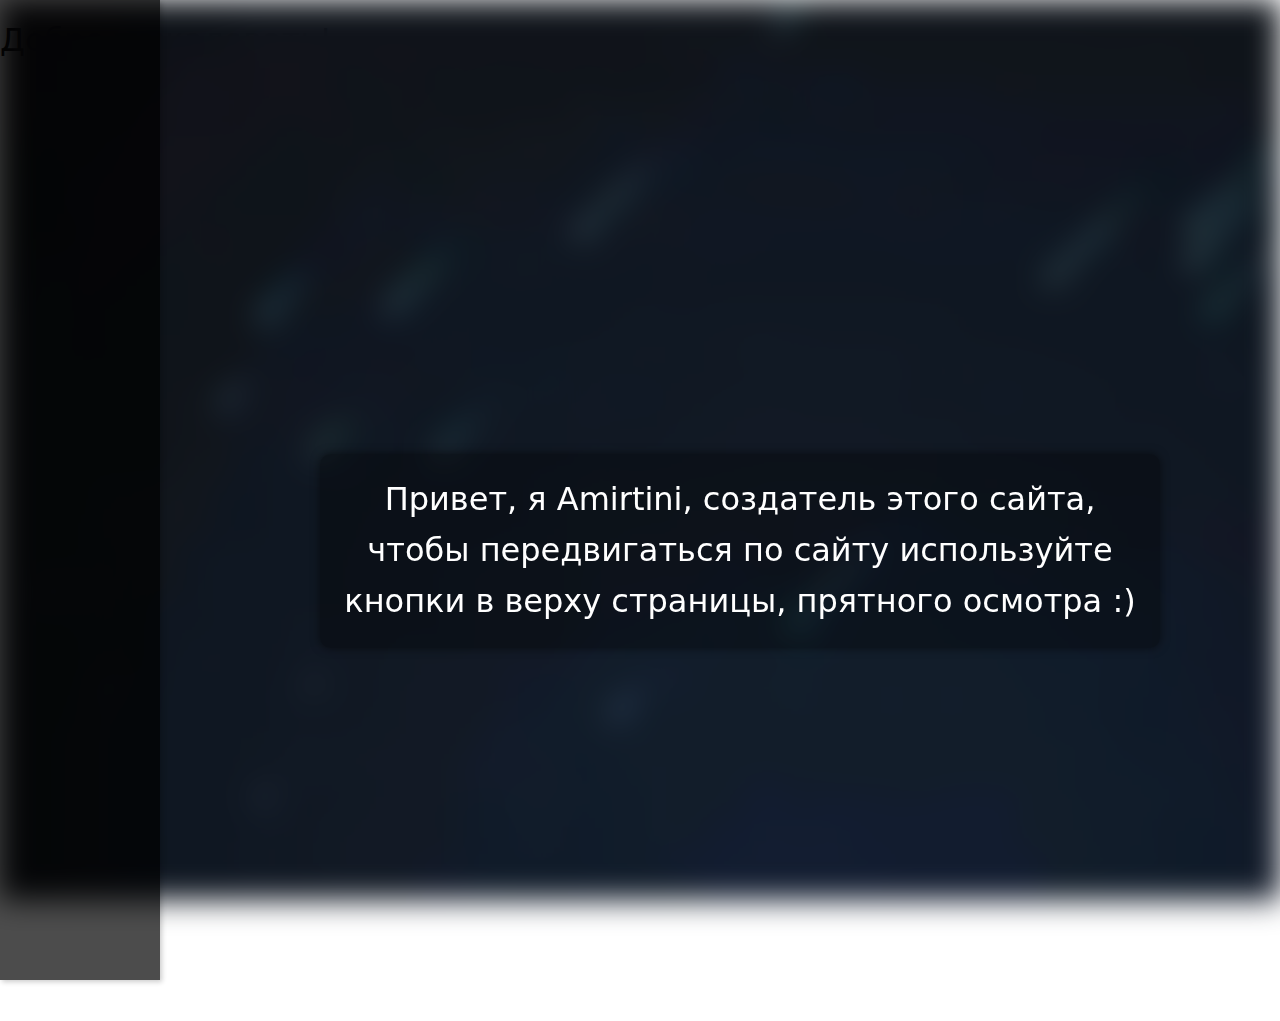
<file: index.html>
<!DOCTYPE html>
<html lang="ru">
<head>
    <meta charset="UTF-8">
    <meta name="viewport" content="width=device-width, initial-scale=1.0">
    <title>TheAmirtini</title>
    <link rel="stylesheet" href="/style.css">
    <link rel="icon" href="/pictures/avatarka.ico" type="image/x-icon">
    <link rel="preconnect" href="https://fonts.googleapis.com">
    <link rel="preconnect" href="https://fonts.gstatic.com" crossorigin>
    <link href="https://fonts.googleapis.com/css2?family=Geologica:wght@100..900&display=swap" rel="stylesheet">
</head>
<body>
    <div class="background"></div>
    
    <div class="sidebar">
        <ul>
            <li>
                <a href="index.html" class="nav-button">
                    <span class="nav-text">Главная</span>
                </a>
            </li>
            <li>
                <a href="about.html" class="nav-button">
                    <span class="nav-text">Обо мне</span>
                </a>
            </li>
            <li>
                <a href="projects.html" class="nav-button">
                    <span class="nav-text">Проекты</span>
                </a>
            </li>
            <li>
                <a href="contact.html" class="nav-button">
                    <span class="nav-text">Контакты</span>
                </a>
            </li>
            <li>
                <a href="social.html" class="nav-button">
                    <span class="nav-text">Соц сети</span>
                </a>
            </li>
            <li>
                <a href="updates.html" class="nav-button">
                    <span class="nav-text">Даты сайта</span>
                </a>
            </li>
        </ul>
    </div>

    <div class="main-content">
        <h1 class="title">Добро пожаловать!</h1>
    </div>

    <div class="content">
        <h1 class="main-text2">Привет, я Amirtini, создатель этого сайта, чтобы передвигаться по сайту используйте кнопки в верху страницы, прятного осмотра :)</h1>
    </div>

    <script src="script.js"></script>
</body>
</html>
</file>
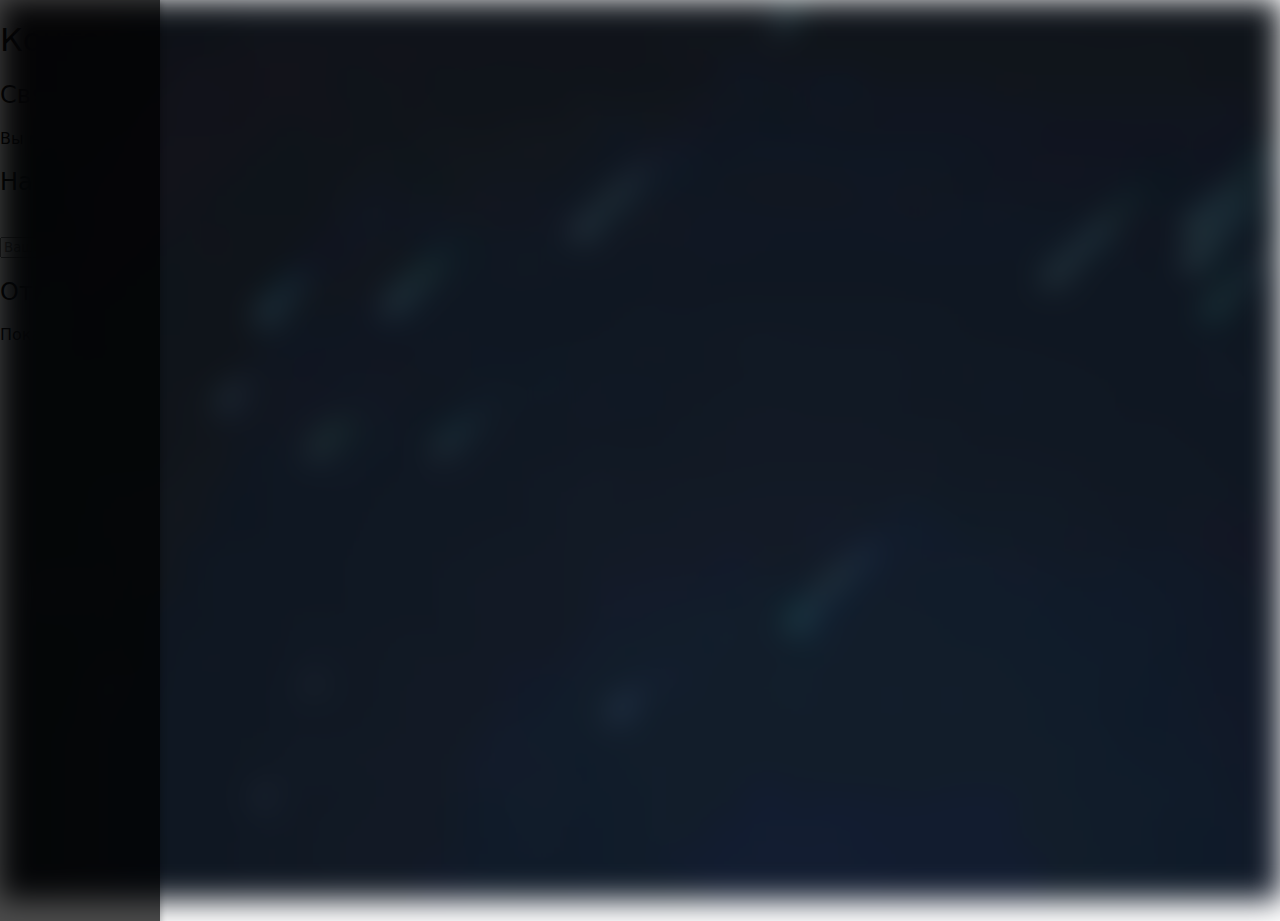
<file: contact.html>
<!DOCTYPE html>
<html lang="ru">
<head>
    <meta charset="UTF-8">
    <meta name="viewport" content="width=device-width, initial-scale=1.0">
    <title>Контакты - TheAmirtini</title>
    <link rel="stylesheet" href="./style.css">
    <link rel="icon" href="./pictures/avatarka.ico" type="image/x-icon">
    <link rel="preconnect" href="https://fonts.googleapis.com">
    <link rel="preconnect" href="https://fonts.gstatic.com" crossorigin>
    <link href="https://fonts.googleapis.com/css2?family=Geologica:wght@100..900&display=swap" rel="stylesheet">
</head>
<body>
    <div class="background"></div>
    
    <div class="sidebar">
        <ul>
            <li>
                <a href="index.html" class="nav-button">
                    <span class="nav-text">Главная</span>
                </a>
            </li>
            <li>
                <a href="about.html" class="nav-button">
                    <span class="nav-text">Обо мне</span>
                </a>
            </li>
            <li>
                <a href="projects.html" class="nav-button">
                    <span class="nav-text">Проекты</span>
                </a>
            </li>
            <li>
                <a href="contact.html" class="nav-button">
                    <span class="nav-text">Контакты</span>
                </a>
            </li>
            <li>
                <a href="social.html" class="nav-button">
                    <span class="nav-text">Соц сети</span>
                </a>
            </li>
        </ul>
    </div>

    <div class="main-content">
        <h1 class="title">Контакты</h1>
    </div>

    <div class="contact-container">
        <div class="contact-info">
            <h2>Свяжитесь со мной</h2>
            <p>Вы можете написать мне сообщение, используя форму ниже. Я постараюсь ответить как можно скорее!</p>
        </div>
        
        <div class="contact-content">
            <div class="feedback-form">
                <h2>Напишите мне</h2>
                <form id="telegramForm">
                    <input type="text" id="name" placeholder="Ваше имя" required>
                    <textarea id="message" placeholder="Ваше сообщение" required></textarea>
                    <button type="submit">Отправить</button>
                </form>
                <div id="formStatus"></div>
            </div>

            <div class="responses-section">
                <h2>Ответы на сообщения</h2>
                <div class="responses-container" id="responsesContainer">
                    <!-- Здесь будут отображаться ответы -->
                    <div class="no-responses">Пока нет ответов на сообщения</div>
                </div>
            </div>
        </div>
    </div>

    <script src="telegram.js"></script>
</body>
</html>
</file>
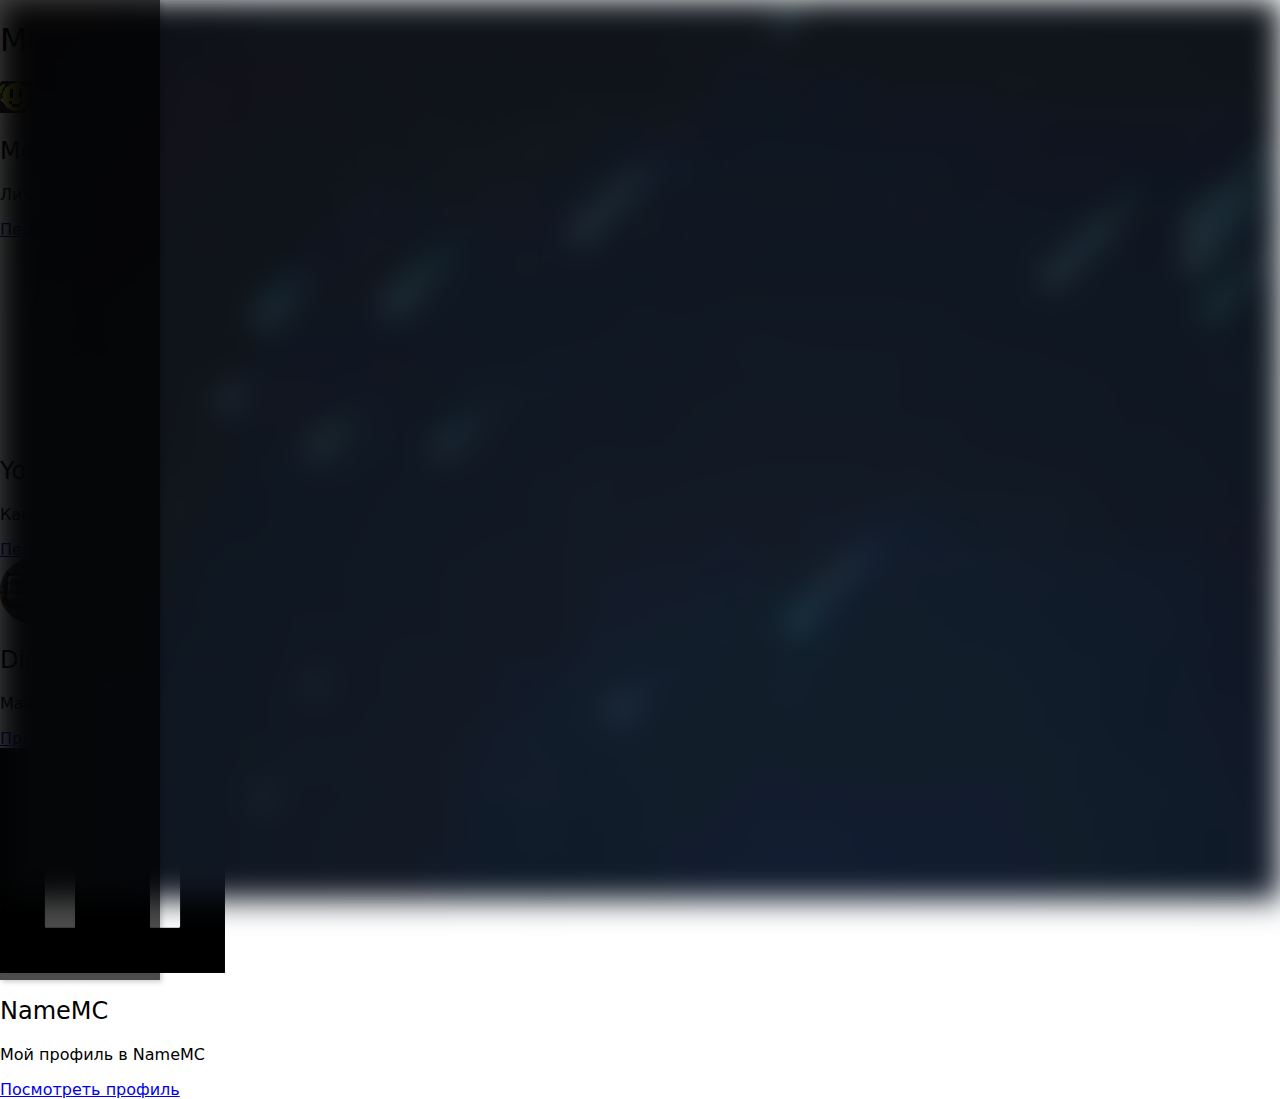
<file: social.html>
<!DOCTYPE html>
<html lang="ru">
<head>
    <meta charset="UTF-8">
    <meta name="viewport" content="width=device-width, initial-scale=1.0">
    <title>Социальные сети - TheAmirtini</title>
    <link rel="stylesheet" href="./style.css">
    <link rel="icon" href="./pictures/avatarka.ico" type="image/x-icon">
    <link rel="preconnect" href="https://fonts.googleapis.com">
    <link rel="preconnect" href="https://fonts.gstatic.com" crossorigin>
    <link href="https://fonts.googleapis.com/css2?family=Geologica:wght@100..900&display=swap" rel="stylesheet">
</head>
<body class="social-page">
    <div class="background"></div>
    
    <div class="sidebar">
        <ul>
            <li><a href="index.html" class="nav-button"><span class="nav-text">Главная</span></a></li>
            <li><a href="about.html" class="nav-button"><span class="nav-text">Обо мне</span></a></li>
            <li><a href="projects.html" class="nav-button"><span class="nav-text">Проекты</span></a></li>
            <li><a href="updates.html" class="nav-button"><span class="nav-text">Обновления</span></a></li>
            <li><a href="contact.html" class="nav-button"><span class="nav-text">Контакты</span></a></li>
            <li><a href="social.html" class="nav-button"><span class="nav-text">Соц сети</span></a></li>
        </ul>
    </div>

    <div class="main-content">
        <h1 class="title">Мои социальные сети</h1>
    </div>

    <div class="social-container">
        <div class="social-item">
            <div class="social-icon">
                <img src="./pictures/avatarka.ico" alt="Сайт">
            </div>
            <div class="social-info">
                <h2 class="social-title">Мой сайт</h2>
                <p class="social-description">Личный сайт с проектами и информацией обо мне</p>
                <a href="/amirtini.github.io" target="_blank" class="social-link">Перейти на сайт</a>
            </div>
        </div>

        <div class="social-item">
            <div class="social-icon">
                <img src="./pictures/youtube-icon.png" alt="YouTube">
            </div>
            <div class="social-info">
                <h2 class="social-title">YouTube канал</h2>
                <p class="social-description">Канал с игровыми видео и анимациями</p>
                <a href="https://www.youtube.com/@Amirtini" target="_blank" class="social-link">Перейти на YouTube</a>
            </div>
        </div>

        <div class="social-item">
            <div class="social-icon">
                <img src="./pictures/discord-icon.png" alt="Discord">
            </div>
            <div class="social-info">
                <h2 class="social-title">Discord сервер</h2>
                <p class="social-description">Майнкрафт сервер (не особо живой)</p>
                <a href="https://discord.gg/txYWDXRnmw" target="_blank" class="social-link">Присоединиться к серверу</a>
            </div>
        </div>

        <div class="social-item">
            <div class="social-icon">
                <img src="./pictures/namemc-icon.png" alt="NameMC">
            </div>
            <div class="social-info">
                <h2 class="social-title">NameMC</h2>
                <p class="social-description">Мой профиль в NameMC</p>
                <a href="https://ru.namemc.com/profile/TheAmirtini.1" target="_blank" class="social-link">Посмотреть профиль</a>
            </div>
        </div>
    </div>

    <script src="script.js"></script>
</body>
</html>
</file>
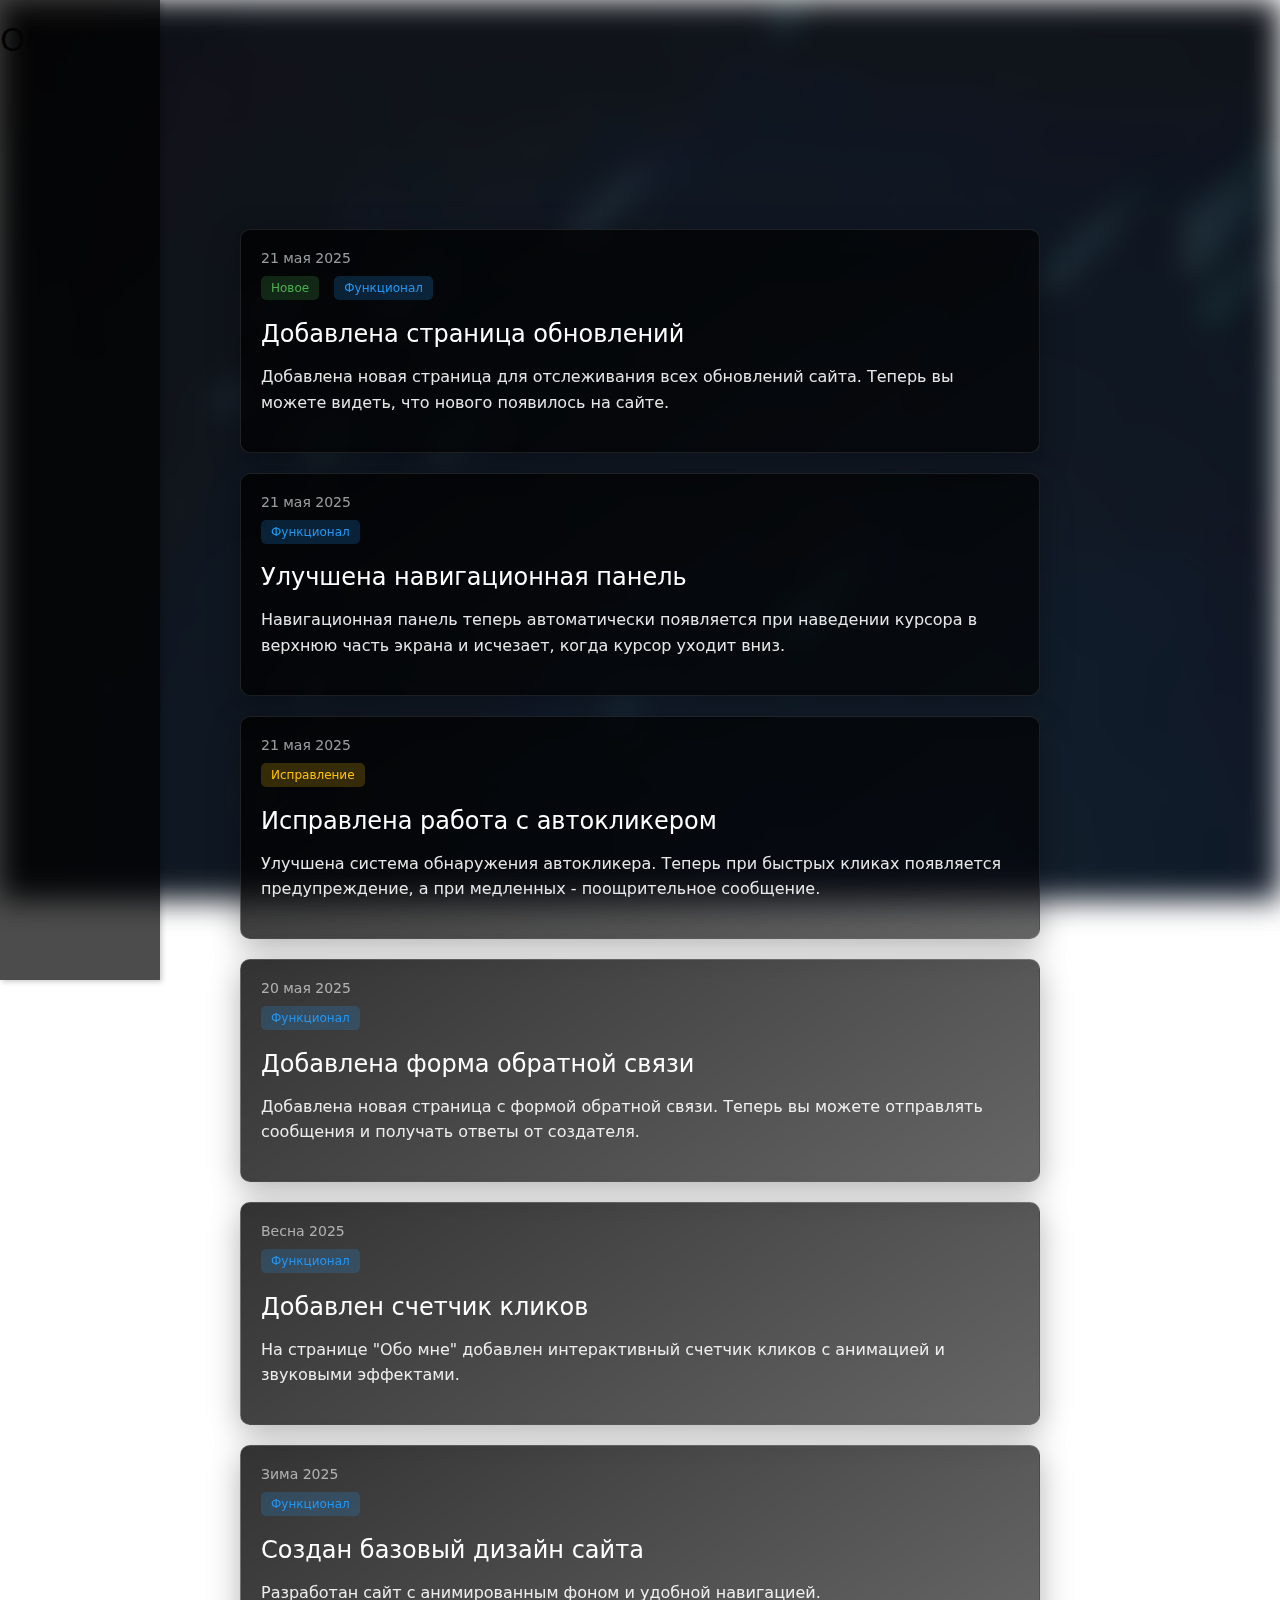
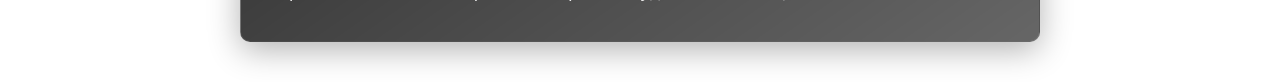
<file: updates.html>
<!DOCTYPE html>
<html lang="ru">
<head>
    <meta charset="UTF-8">
    <meta name="viewport" content="width=device-width, initial-scale=1.0">
    <title>Обновления - TheAmirtini</title>
    <link rel="stylesheet" href="./style.css">
    <link rel="icon" href="./pictures/avatarka.ico" type="image/x-icon">
    <link rel="preconnect" href="https://fonts.googleapis.com">
    <link rel="preconnect" href="https://fonts.gstatic.com" crossorigin>
    <link href="https://fonts.googleapis.com/css2?family=Geologica:wght@100..900&display=swap" rel="stylesheet">
    <style>
        .updates-container {
            max-width: 800px;
            margin: 150px auto 0;
            padding: 20px;
        }

        .update-item {
            background: linear-gradient(145deg, rgba(0, 0, 0, 0.8), rgba(0, 0, 0, 0.6));
            padding: 20px;
            border-radius: 10px;
            margin-bottom: 20px;
            border: 1px solid rgba(255, 255, 255, 0.1);
            box-shadow: 0 8px 32px rgba(0, 0, 0, 0.3);
            backdrop-filter: blur(8px);
            transition: all 0.3s ease;
        }

        .update-item:hover {
            transform: translateY(-5px);
            box-shadow: 0 12px 40px rgba(0, 0, 0, 0.4);
            border: 1px solid rgba(255, 255, 255, 0.2);
        }

        .update-date {
            color: rgba(255, 255, 255, 0.6);
            font-size: 14px;
            margin-bottom: 10px;
        }

        .update-title {
            color: white;
            font-size: 24px;
            margin-bottom: 15px;
        }

        .update-content {
            color: rgba(255, 255, 255, 0.9);
            font-size: 16px;
            line-height: 1.6;
        }

        .update-tag {
            display: inline-block;
            padding: 5px 10px;
            border-radius: 5px;
            font-size: 12px;
            margin-right: 10px;
            background: rgba(255, 255, 255, 0.1);
            color: white;
        }

        .tag-new {
            background: rgba(76, 175, 80, 0.2);
            color: #4CAF50;
        }

        .tag-fix {
            background: rgba(255, 193, 7, 0.2);
            color: #FFC107;
        }

        .tag-feature {
            background: rgba(33, 150, 243, 0.2);
            color: #2196F3;
        }
    </style>
</head>
<body class="updates-page">
    <div class="background"></div>
    
    <div class="sidebar">
        <ul>
            <li>
                <a href="index.html" class="nav-button">
                    <span class="nav-text">Главная</span>
                </a>
            </li>
            <li>
                <a href="about.html" class="nav-button">
                    <span class="nav-text">Обо мне</span>
                </a>
            </li>
            <li>
                <a href="projects.html" class="nav-button">
                    <span class="nav-text">Проекты</span>
                </a>
            </li>
            <li>
                <a href="contact.html" class="nav-button">
                    <span class="nav-text">Контакты</span>
                </a>
            </li>
            <li>
                <a href="social.html" class="nav-button">
                    <span class="nav-text">Соц сети</span>
                </a>
            </li>
            <li>
                <a href="updates.html" class="nav-button">
                    <span class="nav-text">Обновления</span>
                </a>
            </li>
        </ul>
    </div>

    <div class="main-content">
        <h1 class="title">Обновления</h1>
    </div>

    <div class="updates-container">
        
        

        <div class="update-item">
            <div class="update-date">21 мая 2025</div>
            <div class="update-tag tag-new">Новое</div>
            <div class="update-tag tag-feature">Функционал</div>
            <h2 class="update-title">Добавлена страница обновлений</h2>
            <div class="update-content">
                <p>Добавлена новая страница для отслеживания всех обновлений сайта. Теперь вы можете видеть, что нового появилось на сайте.</p>
            </div>
        </div>

        <div class="update-item">
            <div class="update-date">21 мая 2025</div>
            <div class="update-tag tag-feature">Функционал</div>
            <h2 class="update-title">Улучшена навигационная панель</h2>
            <div class="update-content">
                <p>Навигационная панель теперь автоматически появляется при наведении курсора в верхнюю часть экрана и исчезает, когда курсор уходит вниз.</p>
            </div>
        </div>

        <div class="update-item">
            <div class="update-date">21 мая 2025</div>
            <div class="update-tag tag-fix">Исправление</div>
            <h2 class="update-title">Исправлена работа с автокликером</h2>
            <div class="update-content">
                <p>Улучшена система обнаружения автокликера. Теперь при быстрых кликах появляется предупреждение, а при медленных - поощрительное сообщение.</p>
            </div>
        </div>

        <div class="update-item">
            <div class="update-date">20 мая 2025</div>
            <div class="update-tag tag-feature">Функционал</div>
            <h2 class="update-title">Добавлена форма обратной связи</h2>
            <div class="update-content">
                <p>Добавлена новая страница с формой обратной связи. Теперь вы можете отправлять сообщения и получать ответы от создателя.</p>
            </div>
        </div>

        <div class="update-item">
            <div class="update-date">Весна 2025</div>
            <div class="update-tag tag-feature">Функционал</div>
            <h2 class="update-title">Добавлен счетчик кликов</h2>
            <div class="update-content">
                <p>На странице "Обо мне" добавлен интерактивный счетчик кликов с анимацией и звуковыми эффектами.</p>
            </div>
        </div>

        <div class="update-item">
            <div class="update-date">Зима 2025</div>
            <div class="update-tag tag-feature">Функционал</div>
            <h2 class="update-title">Создан базовый дизайн сайта</h2>
            <div class="update-content">
                <p>Разработан сайт с анимированным фоном и удобной навигацией.</p>
            </div>
        </div>
    </div>

    <script src="script.js"></script>
</body>
</html>
</file>
<file: style.css>
body, html {
    margin: 0;
    padding: 0;
    height: 100%;
}

.background {
    position: absolute;
    top: 0;
    left: 0;
    right: 0;
    bottom: 0;
    background-image: url('./pictures/stars.gif'); /* Добавил ./ и изменил имя файла */
    background-size: cover;
    filter: blur(15px); /* Уровень размытия */
}

.content {
    position: relative;
    z-index: 1;
    color: white;
    text-align: center;
    padding: 20px;
    margin-left: 200px;
    display: flex;
    justify-content: center;
    align-items: center;
    min-height: 100vh;
}

.content h1 {
    max-width: 800px;
    line-height: 1.6;
    font-size: 32px;
    padding: 20px;
    background-color: rgba(0, 0, 0, 0.3);
    border-radius: 10px;
    box-shadow: 0 0 10px rgba(0, 0, 0, 0.5);
}

.sidebar {
    position: fixed;
    left: 0;
    top: 0;
    width: 160px;
    height: 100vh;
    background-color: rgba(0, 0, 0, 0.7);
    padding: 40px 0;
    box-shadow: 2px 2px 5px rgba(0, 0, 0, 0.2);
    display: flex;
    justify-content: center;
}

.sidebar ul {
    list-style: none;
    padding: 0;
    margin: 0;
    display: flex;
    flex-direction: column;
    align-items: center;
}

.sidebar li {
    margin-bottom: 30px;
    padding: 0;
    width: 100%;
    display: flex;
    justify-content: center;
}

.nav-button {
    display: flex;
    align-items: center;
    color: white;
    text-decoration: none;
    padding: 20px;
    border-radius: 10px;
    transition: all 0.3s ease;
    position: relative;
    width: 120px;
    overflow: visible;
    justify-content: center;
}

.nav-icon {
    width: 80px;
    height: 80px;
    image-rendering: pixelated;
    image-rendering: -moz-crisp-edges;
    image-rendering: crisp-edges;
    object-fit: contain;
}

.nav-text {
    font-family: 'Press Start 2P', cursive;
    font-size: 24px;
    opacity: 0;
    transform: translateX(-20px);
    transition: all 0.3s ease;
    white-space: nowrap;
    position: absolute;
    left: 140px;
    background-color: rgba(0, 0, 0, 0.7);
    padding: 10px 20px;
    border-radius: 10px;
}

.nav-button:hover {
    background-color: rgba(255, 255, 255, 0.1);
}

.nav-button:hover .nav-text {
    opacity: 1;
    transform: translateX(0);
}

* {
    font-family: "Press Start 2P", system-ui;
    font-weight: 400;
    font-style: normal;
}
</file>
